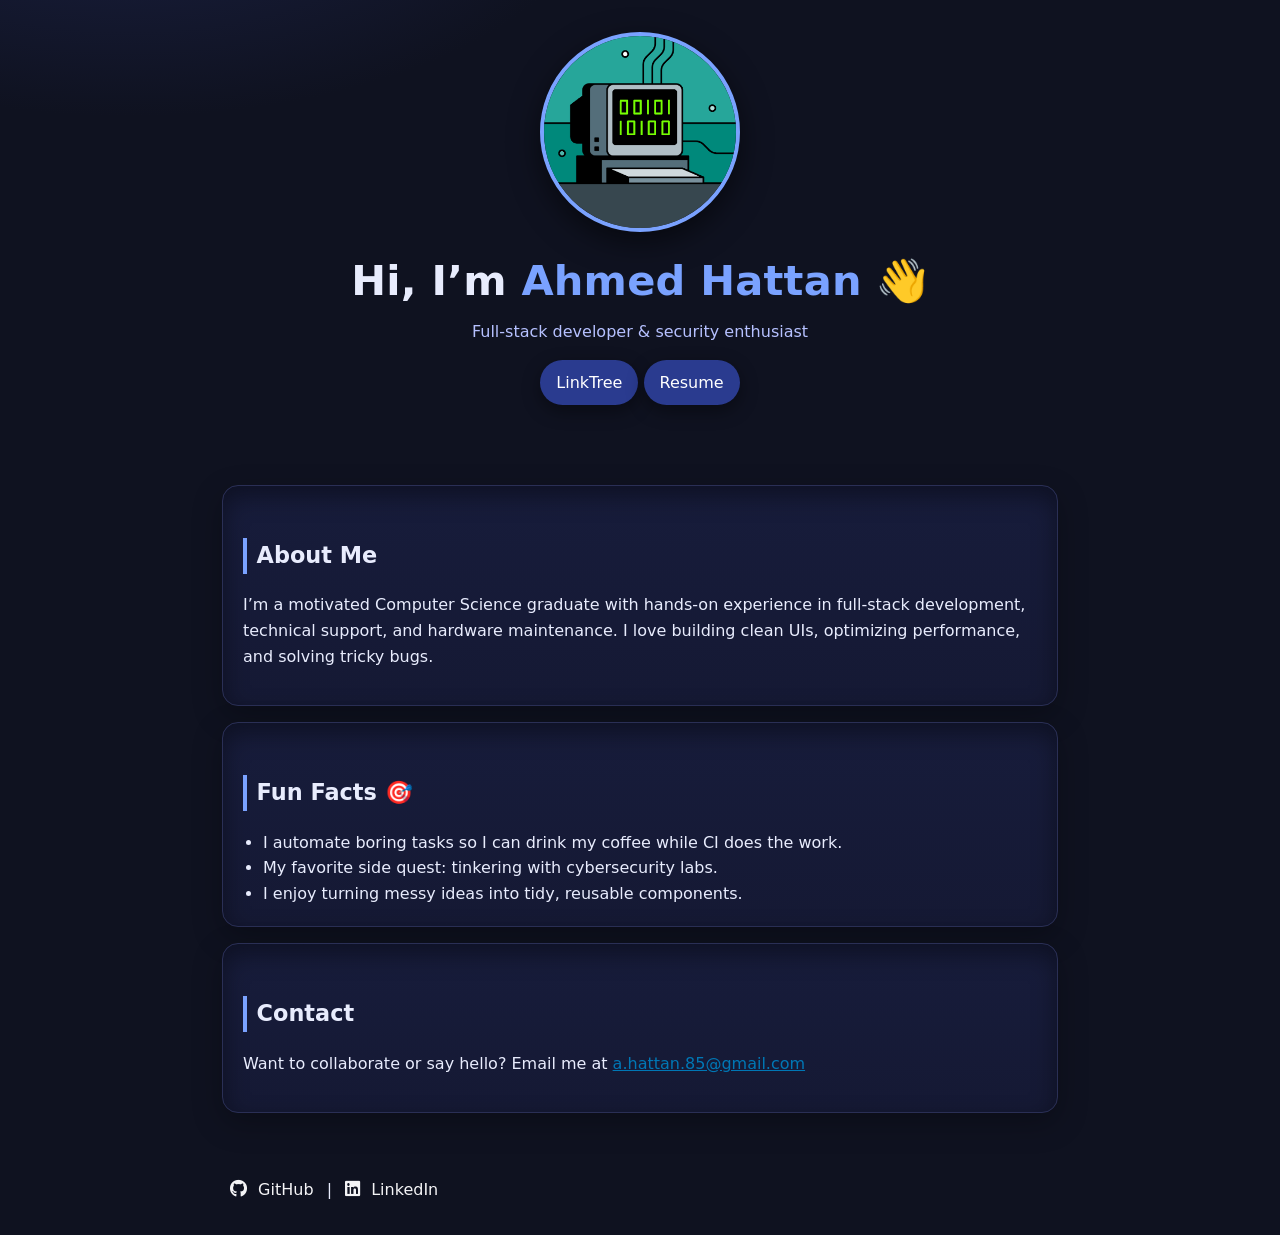
<file: index.html>
<!DOCTYPE html>
<html lang="en">

<head>
    <meta charset="utf-8" />
    <meta name="viewport" content="width=device-width, initial-scale=1" />
    <title>Ahmed Hattan — Portfolio</title>
    <link rel="stylesheet" href="./css/style-main.css" />
    <link rel="stylesheet" href="https://cdnjs.cloudflare.com/ajax/libs/font-awesome/6.5.2/css/all.min.css">

</head>

<body>
    <header class="container">
        <img class="avatar" src="./assets/img/Profile.png" alt="Avater" width="200" height="200" />
        <h1>Hi, I’m <span class="accent">Ahmed Hattan</span> 👋</h1>
        <p class="tagline">Full-stack developer & security enthusiast</p>
        <nav class="links">
            <a class="btn" href="https://linktr.ee/AhmedHattan" target="_blank" rel="noopener">LinkTree</a>
            <a class="btn" href="./resume.html" target="_blank" rel="noopener">Resume</a>
        </nav>
    </header>

    <main class="container">
        <section>
            <h2>About Me</h2>
            <p>
                I’m a motivated Computer Science graduate with hands-on experience in
                full-stack development, technical support, and hardware maintenance.
                I love building clean UIs, optimizing performance, and solving tricky bugs.
            </p>
        </section>

        <section>
            <h2>Fun Facts 🎯</h2>
            <ul class="fun">
                <li>I automate boring tasks so I can drink my coffee while CI does the work.</li>
                <li>My favorite side quest: tinkering with cybersecurity labs.</li>
                <li>I enjoy turning messy ideas into tidy, reusable components.</li>
            </ul>
        </section>

        <section>
            <h2>Contact</h2>
            <p>
                Want to collaborate or say hello? Email me at
                <a href="mailto:a.hattan.85@gmail.com">a.hattan.85@gmail.com</a>
            </p>
        </section>
    </main>

    <footer class="container footer">
        <a href="https://github.com/Ahmed-Hattan-2285" target="_blank" rel="noopener">
            <i class="fab fa-github"></i> GitHub
        </a> |
        <a href="https://www.linkedin.com/in/ahmed-hattan/" target="_blank" rel="noopener">
            <i class="fab fa-linkedin"></i> LinkedIn
        </a>
    </footer>

</body>

</html>
</file>
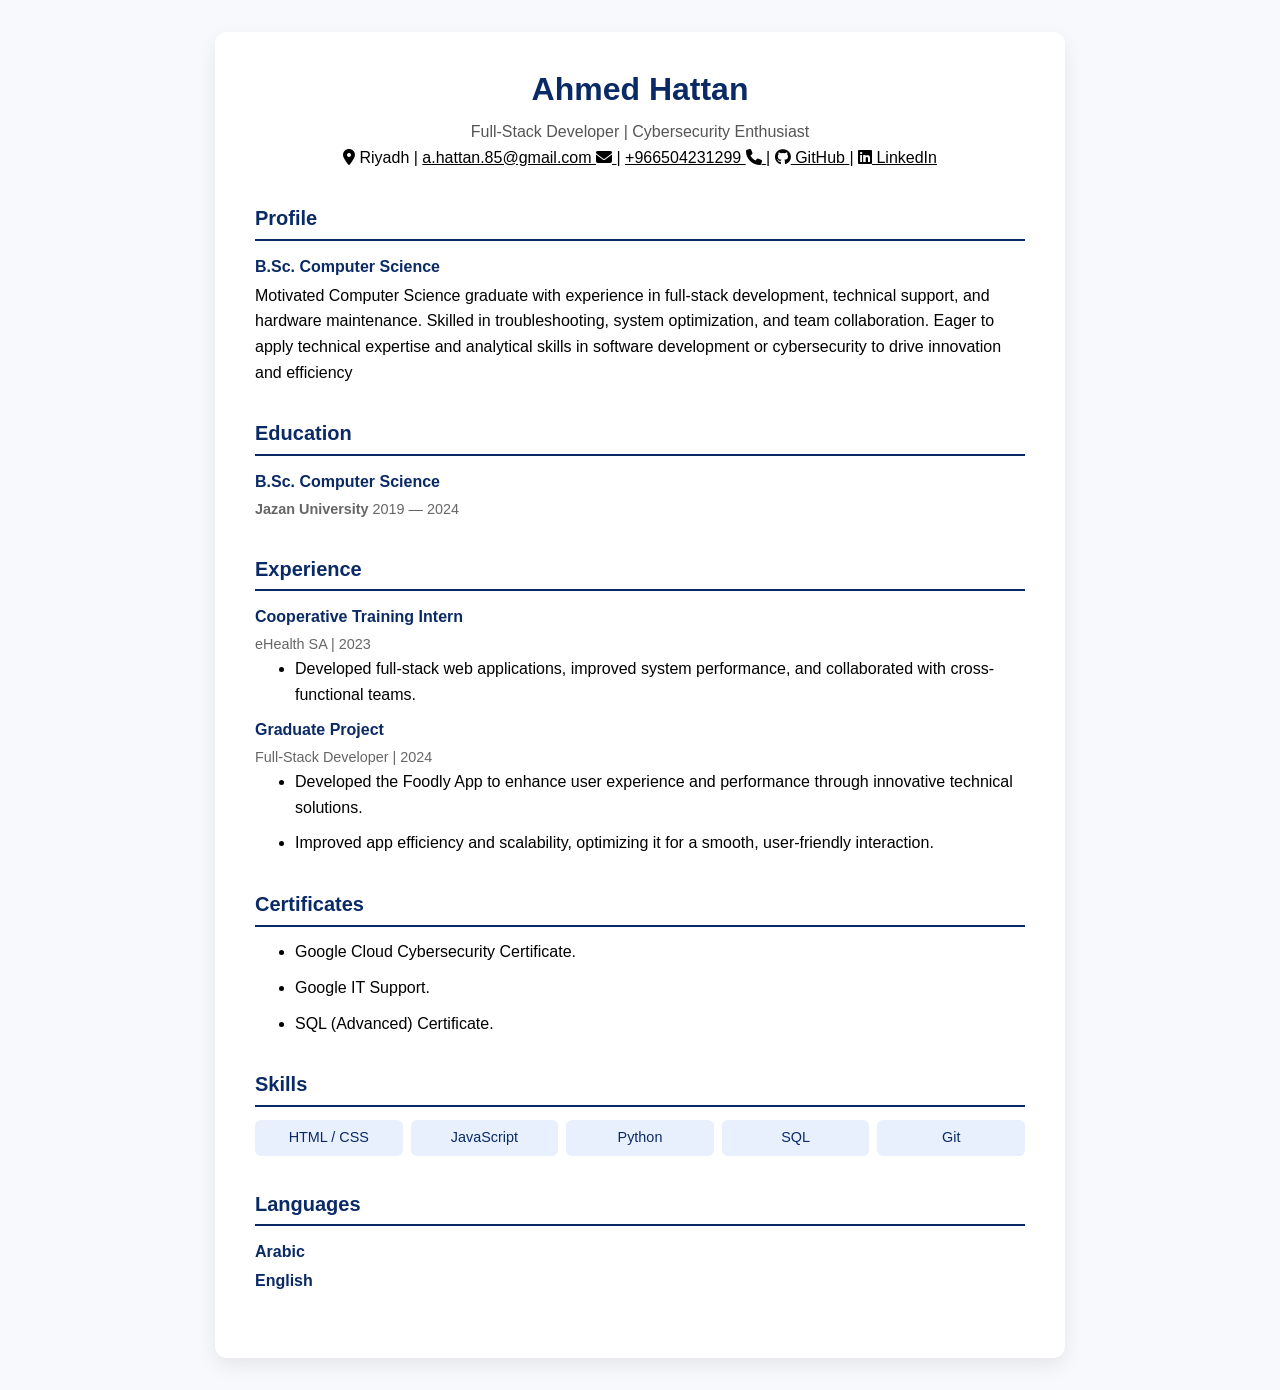
<file: resume.html>
<!DOCTYPE html>
<html lang="en">

<head>
    <meta charset="UTF-8">
    <title>Resume - Ahmed Hattan</title>
    <link rel="stylesheet" href="./css/style-resume.css">
    <link rel="stylesheet" href="https://cdnjs.cloudflare.com/ajax/libs/font-awesome/6.5.2/css/all.min.css">

</head>

<body>
    <div class="resume">
        <div class="header">
            <h1>Ahmed Hattan</h1>
            <p>Full-Stack Developer | Cybersecurity Enthusiast</p>
            
            <i class="fas fa-map-marker-alt"></i> Riyadh |

            <a href="mailto:a.hattan.85@gmail.com">a.hattan.85@gmail.com
                <i class="fas fa-envelope"></i>
            </a>|

            <a href="tel:+966504231299">+966504231299
                <i class="fas fa-phone"></i>
            </a>|

            <a href="https://github.com/Ahmed-Hattan-2285" target="_blank" rel="noopener">
                <i class="fab fa-github"></i> GitHub
            </a> |
            <a href="https://www.linkedin.com/in/ahmed-hattan/" target="_blank" rel="noopener">
                <i class="fab fa-linkedin"></i> LinkedIn
            </a>
        </div>

        <div class="section">
            <h2>Profile</h2>
            <div class="item">
                <h3><strong>B.Sc. Computer Science</strong></h3>
                <p>
                    Motivated Computer Science graduate with experience in full-stack development, technical
                    support, and
                    hardware maintenance. Skilled in troubleshooting, system optimization, and team collaboration. Eager
                    to apply technical
                    expertise and analytical skills in software development or cybersecurity to drive innovation and
                    efficiency
                </p>
            </div>
            <div class="section">
                <h2>Education</h2>
                <div class="item">
                    <h3><strong>B.Sc. Computer Science</strong></h3>
                    <span><strong>Jazan University</strong> 2019 — 2024</span>
                </div>
            </div>

            <div class="section">
                <h2>Experience</h2>
                <div class="item">
                    <h3>Cooperative Training Intern</h3>
                    <span>eHealth SA | 2023</span>

                    <ul class="Experince">
                        <li>
                            Developed full-stack web applications, improved system performance, and collaborated with
                            cross-functional teams.
                        </li>
                    </ul>


                    <section class="item">
                        <h3>Graduate Project
                        </h3>
                        <span>Full-Stack Developer | 2024</span>
                        <ul class="Experince">
                            <li>Developed the Foodly App to enhance user experience and performance through innovative
                                technical solutions.
                            </li>
                            <li>
                                Improved app efficiency and scalability, optimizing it for a smooth, user-friendly
                                interaction.</li>
                        </ul>

                    </section>


                </div>

                <div class="section">
                    <h2>Certificates</h2>
                    <ul class="Experince">
                        <li>Google Cloud Cybersecurity Certificate.
                        </li>
                        <li>Google IT Support.</li>
                        <li>SQL (Advanced) Certificate.</li>
                    </ul>
                </div>

                <div class="section">
                    <h2>Skills</h2>
                    <ul class="skills">
                        <li>HTML / CSS</li>
                        <li>JavaScript</li>
                        <li>Python</li>
                        <li>SQL</li>
                        <li>Git</li>
                    </ul>
                </div>

                <div class="section">
                    <h2>Languages</h2>
                    <div class="item">
                        <h3>Arabic</h3>
                        <h3>English</h3>
                    </div>
                </div>

                <footer>
                </footer>
            </div>
</body>

</html>
</file>
<file: css/style-main.css>
/* Note: I used Color variables.These are intended to facilitate modification later.
So if I want to change the site's colors, I can modify them from just one place, here.
*/

/*All CSS I used from :https://developer.mozilla.org/en-US/🔥*/

:root {
  --bg: #0f1220;
  --card: #151934;
  --text: #e8ecfd;
  --muted: #b6c1ff;
  --accent: #7aa2ff;
  --btn: #2a3b8f;
  --ring: #7aa2ff55;
}

* {
  box-sizing: border-box;
}

html,

body {
  margin: 0;
  padding: 0;
  background: radial-gradient(1200px 600px at 10% -10%, #1a2042 0%, var(--bg) 40%),
    linear-gradient(180deg, #0b0e1a 0%, var(--bg) 100%);
  color: var(--text);
  font: 16px/1.6 system-ui, -apple-system, Segoe UI, Roboto, "Helvetica Neue", Arial, sans-serif;
}

.container {
  max-width: 900px;
  padding: 2rem;
  margin: 0 auto;
}

header {
  text-align: center;
  padding-top: 3rem;
}

.avatar {
  display: block;
  margin: 0 auto 1rem;
  border-radius: 50%;
  border: 4px solid var(--accent);
  box-shadow: 0 10px 30px #0008;
}

h1 {
  font-size: clamp(1.8rem, 4vw, 2.6rem);
  margin: 0.25rem 0 0.25rem;
  letter-spacing: 0.2px;
}

h2 {
  margin-top: 2rem;
  font-size: 1.4rem;
  border-left: 4px solid var(--accent);
  padding-left: 0.6rem;
}
a {
  color: #0077b5;
}

.tagline {
  margin: 0.25rem 0 1rem;
  color: var(--muted);
}

.accent {
  color: var(--accent);
}

.links {
  margin-top: 0.75rem;
}

.btn {
  display: inline-block;
  background: var(--btn);
  color: white;
  padding: 0.6rem 1rem;
  border-radius: 999px;
  text-decoration: none;
  transition: transform 0.12s ease, box-shadow 0.12s ease;
  box-shadow: 0 6px 18px #0006, 0 0 0 0 var(--ring);
}

.btn:hover {
  transform: translateY(-1px);
  box-shadow: 0 8px 22px #0008, 0 0 0 6px var(--ring);
}

main section {
  background: linear-gradient(180deg, #171c3b, var(--card));
  border: 1px solid #2a2f55;
  border-radius: 16px;
  padding: 1.25rem;
  margin-top: 1rem;
  box-shadow: 0 10px 24px #0006 inset, 0 10px 30px #0004;
}

.fun {
  margin: 0.5rem 0 0;
  padding-left: 1.25rem;
}

footer a {
  color: #f4f4f6;
  text-decoration: none;
  margin: 0 0.5rem;
  font-weight: 500;
  transition: color 0.2s ease;
} 

footer a i {
  margin-right: 6px;
  font-size: 1.1rem;
}

footer a:hover {
  color: #0077b5;
}
</file>
<file: css/style-resume.css>
/* Note: I used Color variables.These are intended to facilitate modification later.
So if I want to change the site's colors, I can modify them from just one place, here.*/

/*All CSS I used from :https://developer.mozilla.org/en-US/🔥*/

* {
  margin: 0;
  padding: 0;
  box-sizing: border-box;
}

body {
  font-family: "Segoe UI", Tahoma, Geneva, Verdana, sans-serif;
  line-height: 1.6;
  color: #222;
  background: #f7f9fc;
  padding: 2rem;
  color: #000000; 
  text-decoration: none;
  margin: 0 0.5rem auto;
  font-weight: 500;
  transition: color 0.2s ease;
}

.resume {
  max-width: 850px;
  margin: auto;
  background: #fff;
  border-radius: 12px;
  padding: 2rem 2.5rem;
  box-shadow: 0 8px 20px rgba(0, 0, 0, 0.08);
}

h1,
h2,
h3 {
  font-weight: 600;
  color: #0a2a66;
}

h1 {
  font-size: 2rem;
  margin-bottom: 0.25rem;
}

h2 {
  font-size: 1.25rem;
  border-bottom: 2px solid #0a2a66;
  padding-bottom: 0.3rem;
  margin-top: 2rem;
  margin-bottom: 0.8rem;
}

h3 {
  font-size: 1rem;
  margin-bottom: 0.2rem;
}

a {
  color: #000000;
}

a:hover {
    color: #040cf7;


}

.Experince li {
    margin-left: 40px;
    margin-bottom: 10px;
}

.header {
  text-align: center;
  margin-bottom: 1.5rem;
}

.header p {
  color: #555;
}

.section {
  margin-bottom: 1.5rem;
}

.item {
  margin-bottom: 1rem;
}

.item span {
  display: block;
  font-size: 0.9rem;
  color: #666;
}

.skills {
  display: grid;
  grid-template-columns: repeat(auto-fit, minmax(140px, 1fr));
  gap: 0.5rem;
  list-style: none;
}

.skills li {
  background: #e8f0fe;
  padding: 0.4rem 0.7rem;
  border-radius: 6px;
  text-align: center;
  font-size: 0.9rem;
  color: #0a2a66;
  font-weight: 500;
}

footer {
  text-align: center;
  margin-top: 2rem;
  font-size: 0.85rem;
  color: #777;
}
</file>
